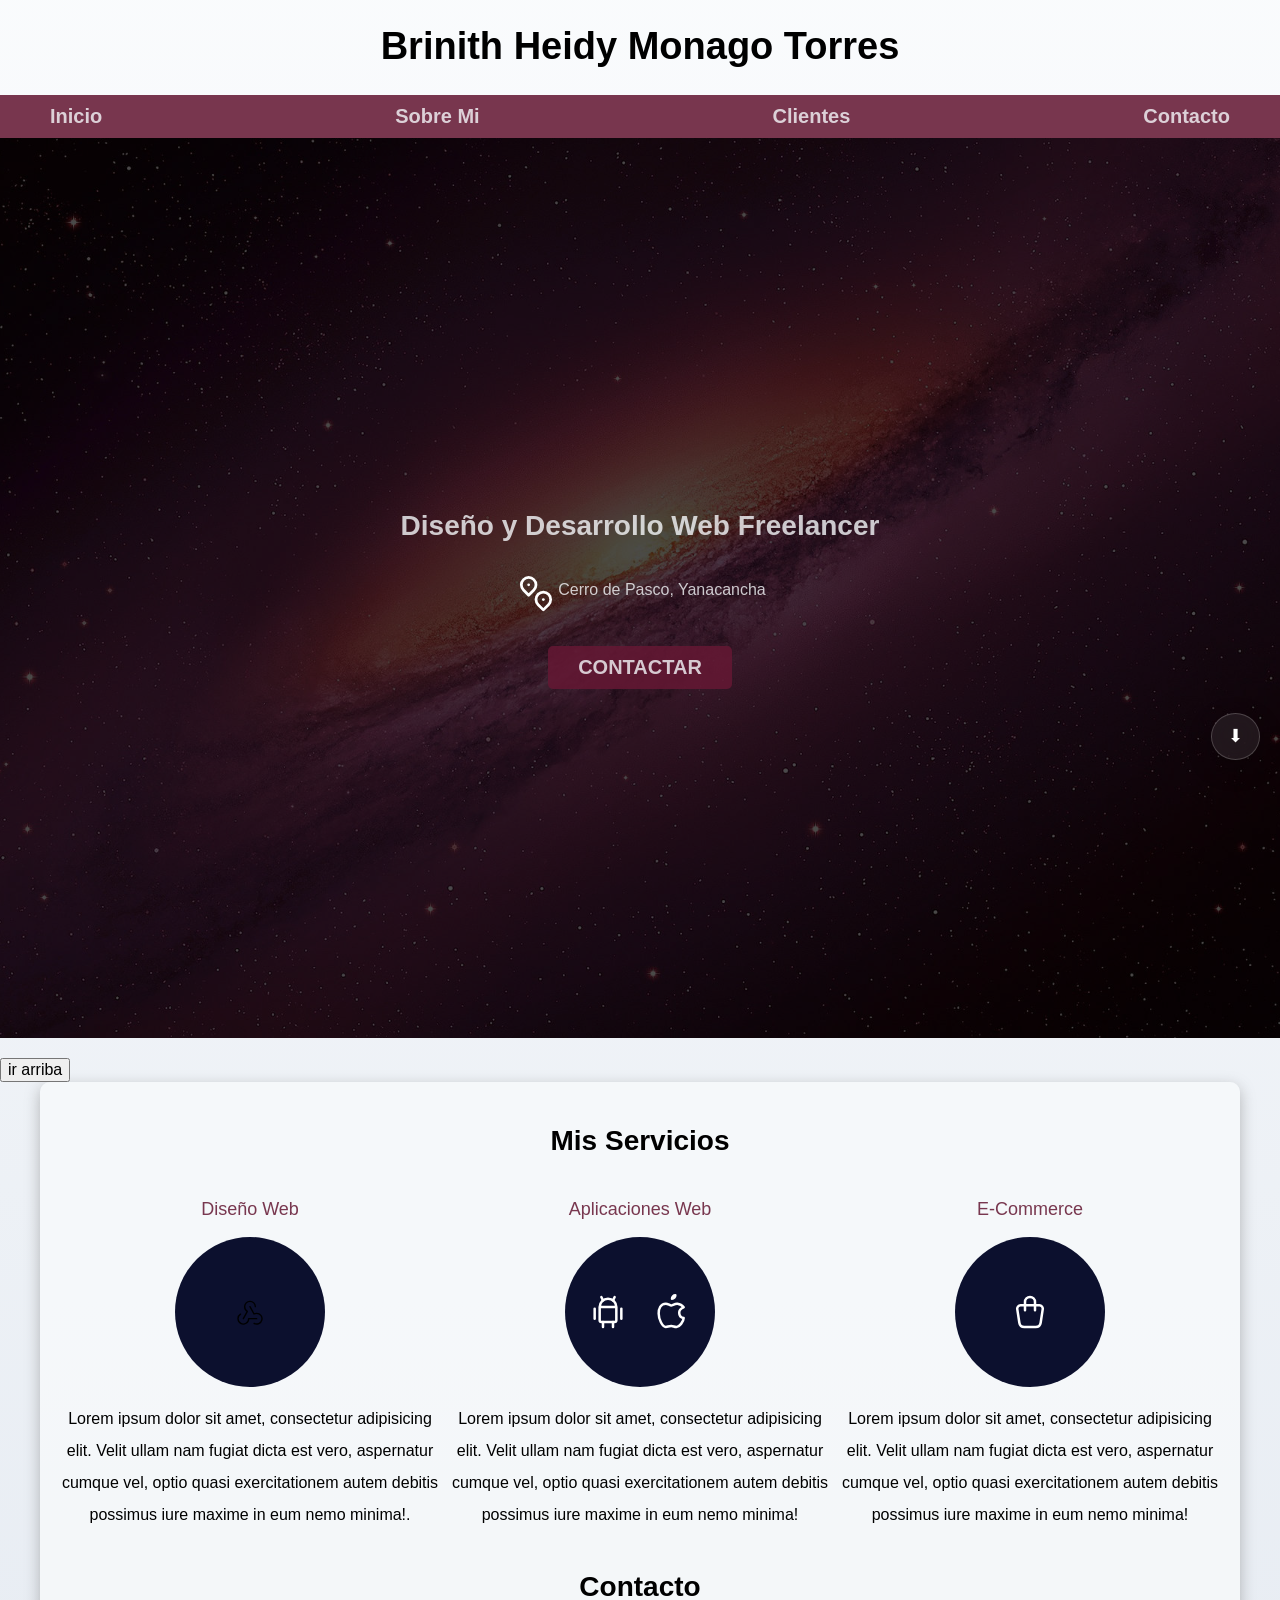
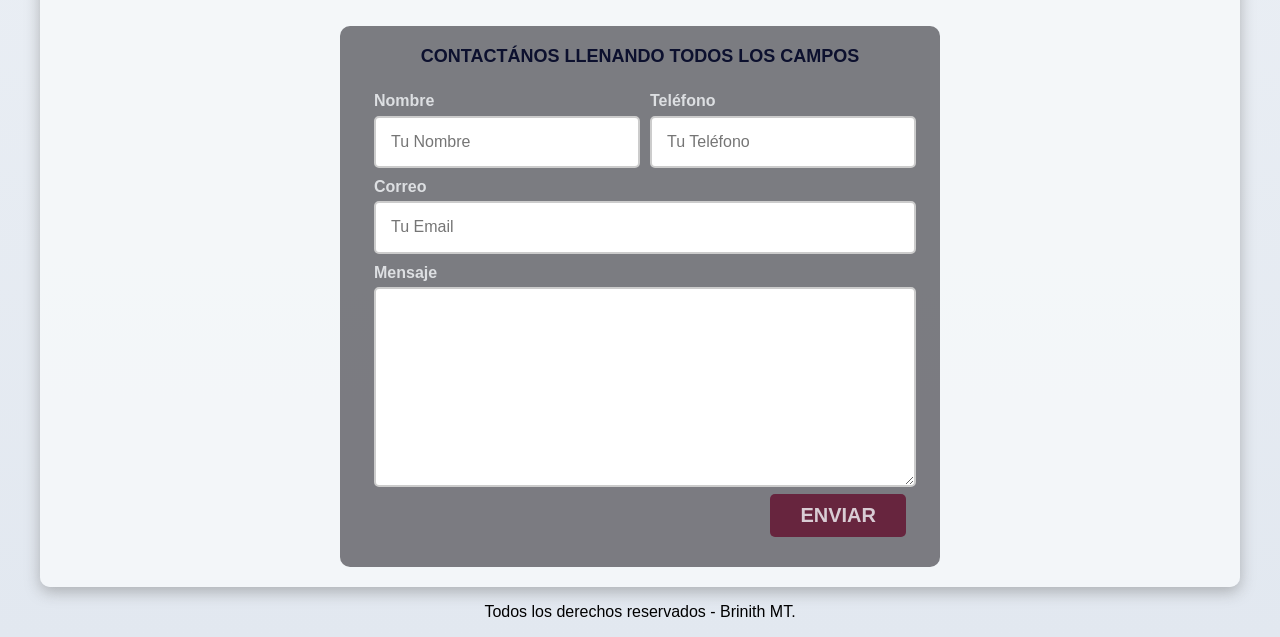
<file: index.html>
<!DOCTYPE html>
    <html lang="en">
    <head>
        <meta charset="UTF-8">
        <meta name="viewport" content="width=device-width, initial-scale=1.0">
        <title>Diseñador Freelancer</title>
        <link rel="preload" href="css/normalize.css" as="style">
        <link rel="stylesheet" href="css/normalize.css">
        <link href="https://fonts.googleapis.com/css2?family=Krub:wght@400;700&display=swap" rel="stylesheet">
        <link rel="preload" href="css/styles.css" as="style">
        <link href="css/styles.css" rel="stylesheet">
    </head>

    <script src="js/script.js"></script>
    <button id="btnAbajo" class="btn-scroll">⬇</button>
    <button id="btnInicio" class="btn-scroll">🏠</button>

    </body>
    <body>
        <header>
            <h1 class="titulo">Brinith Heidy Monago Torres</h1>
        </header>

        <div class="nav-bg">
            <nav class="navegacion-principal contenedor">
                <a href="inicio.html">Inicio</a>
                <a href="sobre-mi.html">Sobre Mi</a>
                <a href="clientes.html">Clientes</a>
                <a href="contacto.html">Contacto</a>
            </nav>
        </div>
        
        <section class="hero">
            <div class="contenido-hero">
                <h2>Diseño y Desarrollo Web <span> Freelancer</span></h2> 
                <div class="ubicacion">
                    <svg xmlns="http://www.w3.org/2000/svg" width="44" height="44" viewBox="0 0 24 24" fill="none" stroke="#ffffff" stroke-width="1.5" stroke-linecap="round" stroke-linejoin="round" class="icon icon-tabler icons-tabler-outline icon-tabler-map-pins"><path stroke="none" d="M0 0h24v24H0z" fill="none"/><path d="M10.828 9.828a4 4 0 1 0 -5.656 0l2.828 2.829l2.828 -2.829" />
                        <path d="M8 7l0 .01" />
                        <path d="M18.828 17.828a4 4 0 1 0 -5.656 0l2.828 2.829l2.828 -2.829" />
                        <path d="M16 15l0 .01" />
                    </svg>
                    <p>Cerro de Pasco, Yanacancha</p>
                </div>
                <a class="boton" href="#">Contactar</a>
            </div> <!-- .contenido-hero --> 
        </section>
        
        <button id="btnTop">ir arriba</button>
            
        
        
        <main class="contenedor sombra">
            <h2>Mis Servicios</h2>

            <div class="servicios">
                <section class="servicio">
                    <h3>Diseño Web</h3>
                    <div class="iconos">
                        <svg
                xmlns="http://www.w3.org/2000/svg"
                width="32"
                height="32"
                viewBox="0 0 24 24"
                fill="none"
                stroke="#000000"
                stroke-width="1"
                stroke-linecap="round"
                stroke-linejoin="round"
                >
                <path d="M4.876 13.61a4 4 0 1 0 6.124 3.39h6" />
                <path d="M15.066 20.502a4 4 0 1 0 1.934 -7.502c-.706 0 -1.424 .179 -2 .5l-3 -5.5" />
                <path d="M16 8a4 4 0 1 0 -8 0c0 1.506 .77 2.818 2 3.5l-3 5.5" />
                </svg>
                    </div>
                    <p>Lorem ipsum dolor sit amet, consectetur adipisicing elit. Velit ullam nam fugiat dicta est vero, aspernatur cumque vel, optio quasi exercitationem autem debitis possimus iure maxime in eum nemo minima!.</p>
                </section>
            
                <section class="servicio">
                    <h3>Aplicaciones Web</h3>
                    <div class="iconos">
                        <svg xmlns="http://www.w3.org/2000/svg" width="40" height="40" viewBox="0 0 24 24" fill="none" stroke="#ffffff" stroke-width="1.5" stroke-linecap="round" stroke-linejoin="round" class="icon icon-tabler icons-tabler-outline icon-tabler-brand-android"><path stroke="none" d="M0 0h24v24H0z" fill="none"/><path d="M4 10l0 6" /><path d="M20 10l0 6" /><path d="M7 9h10v8a1 1 0 0 1 -1 1h-8a1 1 0 0 1 -1 -1v-8a5 5 0 0 1 10 0" />
                            <path d="M8 3l1 2" />
                            <path d="M16 3l-1 2" />
                            <path d="M9 18l0 3" />
                            <path d="M15 18l0 3" />
                        </svg>
                        <svg xmlns="http://www.w3.org/2000/svg" width="40" height="40" viewBox="0 0 24 24" fill="none" stroke="#ffffff" stroke-width="1.5" stroke-linecap="round" stroke-linejoin="round" class="icon icon-tabler icons-tabler-outline icon-tabler-brand-apple">
                            <path stroke="none" d="M0 0h24v24H0z" fill="none"/>
                            <path d="M8.286 7.008c-3.216 0 -4.286 3.23 -4.286 5.92c0 3.229 2.143 8.072 4.286 8.072c1.165 -.05 1.799 -.538 3.214 -.538c1.406 0 1.607 .538 3.214 .538s4.286 -3.229 4.286 -5.381c-.03 -.011 -2.649 -.434 -2.679 -3.23c-.02 -2.335 2.589 -3.179 2.679 -3.228c-1.096 -1.606 -3.162 -2.113 -3.75 -2.153c-1.535 -.12 -3.032 1.077 -3.75 1.077c-.729 0 -2.036 -1.077 -3.214 -1.077" />
                            <path d="M12 4a2 2 0 0 0 2 -2a2 2 0 0 0 -2 2" />
                        </svg>
                        
                    </div>
                    <p>Lorem ipsum dolor sit amet, consectetur adipisicing elit. Velit ullam nam fugiat dicta est vero, aspernatur cumque vel, optio quasi exercitationem autem debitis possimus iure maxime in eum nemo minima!</p>
                </section>

                <section class="servicio">
                    <h3>E-Commerce</h3>
                    <div class="iconos">
                        <svg xmlns="http://www.w3.org/2000/svg" width="40" height="40" viewBox="0 0 24 24" fill="none" stroke="#ffffff" stroke-width="1.5" stroke-linecap="round" stroke-linejoin="round" class="icon icon-tabler icons-tabler-outline icon-tabler-shopping-bag"><path stroke="none" d="M0 0h24v24H0z" fill="none"/>
                            <path d="M6.331 8h11.339a2 2 0 0 1 1.977 2.304l-1.255 8.152a3 3 0 0 1 -2.966 2.544h-6.852a3 3 0 0 1 -2.965 -2.544l-1.255 -8.152a2 2 0 0 1 1.977 -2.304" />
                            <path d="M9 11v-5a3 3 0 0 1 6 0v5" />
                        </svg>
                    </div>
                    <p>Lorem ipsum dolor sit amet, consectetur adipisicing elit. Velit ullam nam fugiat dicta est vero, aspernatur cumque vel, optio quasi exercitationem autem debitis possimus iure maxime in eum nemo minima!</p>
                </section>
            </div> <!--.servicios-->
        
            <section>
                <h2>Contacto</h2>

                <form class="formulario">
                    <fieldset>
                        <legend>Contactános llenando todos los campos</legend>

                        <div class="contenedor-campos">
                            <div class="campo">
                                <label>Nombre</label>
                                <input class="input-text" type="text" placeholder="Tu Nombre">
                            </div>

                            <div class="campo">
                                <label>Teléfono</label>
                                <input class="input-text" type="tel" placeholder="Tu Teléfono">
                            </div>

                            <div class="campo">
                                <label>Correo</label>
                                <input class="input-text" type="email" placeholder="Tu Email">
                            </div>
                    
                            <div class="campo">
                                <label>Mensaje</label>
                                <textarea class="input-text"></textarea>
                            </div>
                        </div> <!-- .contenedor-campos -->

                        <div class="alinear-derecha flex">
                            <input class="boton w-sm-100" type="submit" value="Enviar">
                        </div>
                    </fieldset>
                </form>
            </section>

        </main>
        
        <footer class="footer">
            <p>Todos los derechos reservados - Brinith MT.</p>
        </footer>

    </body>
    <script src="js/script.js"></script>
    </html>
</file>
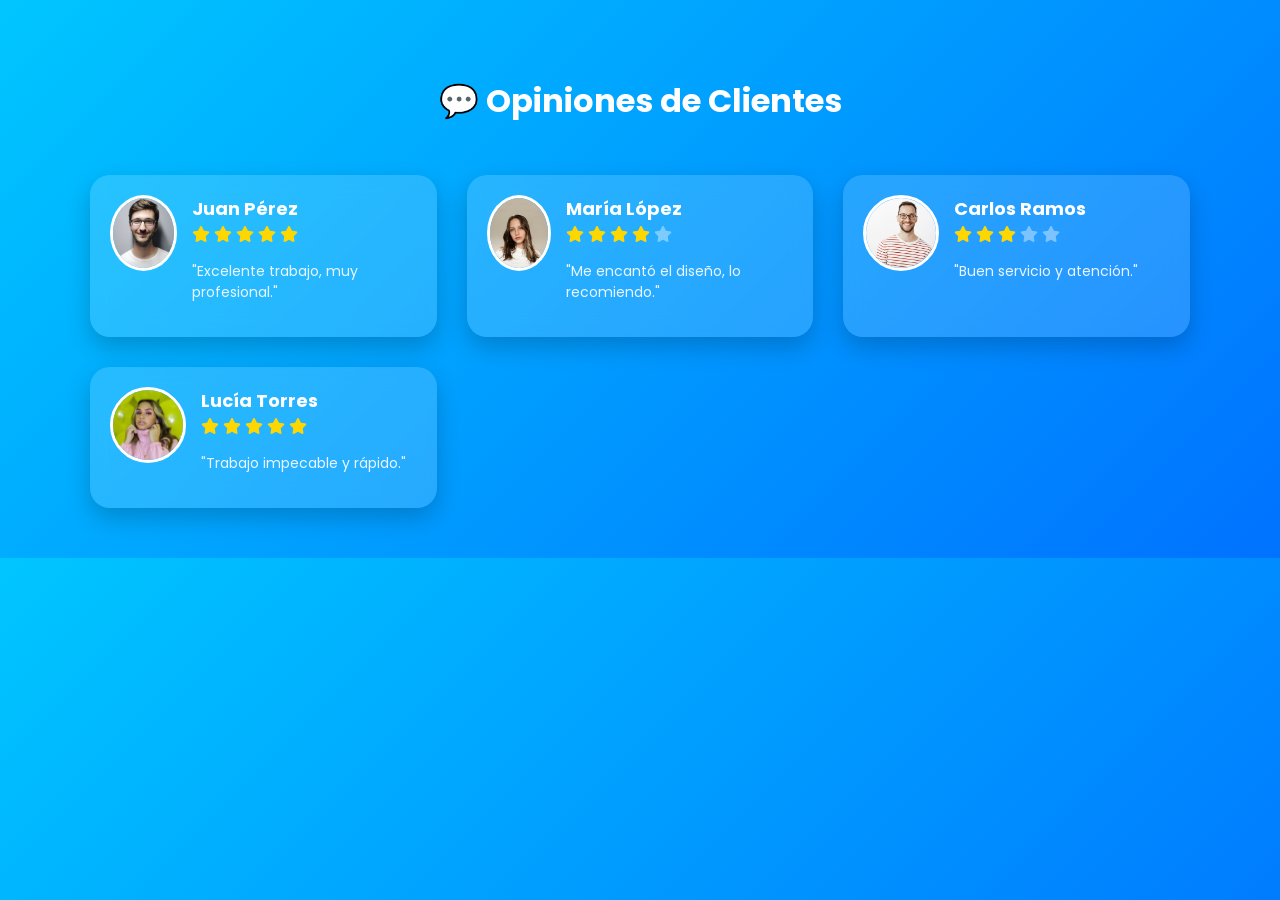
<file: clientes.html>
<!DOCTYPE html>
<html lang="es">
<head>
<meta charset="UTF-8">
<title>Clientes</title>
<meta name="viewport" content="width=device-width, initial-scale=1.0">

<link href="https://fonts.googleapis.com/css2?family=Poppins:wght@300;500;700&display=swap" rel="stylesheet">
<link rel="stylesheet" href="https://cdnjs.cloudflare.com/ajax/libs/font-awesome/6.5.0/css/all.min.css">

<style>

body {
    font-family: 'Poppins', sans-serif;
    background: linear-gradient(135deg, #00c6ff, #0072ff);
    margin: 0;
}

/* CONTENEDOR */
.contenedor {
    max-width: 1100px;
    margin: auto;
    padding: 50px 20px;
}

h2 {
    text-align: center;
    color: white;
    margin-bottom: 50px;
    font-size: 32px;
}

/* GRID */
.clientes {
    display: grid;
    grid-template-columns: repeat(auto-fit, minmax(300px, 1fr));
    gap: 30px;
}

/* TARJETA */
.cliente {
    display: flex;
    gap: 15px;
    align-items: flex-start;

    backdrop-filter: blur(10px);
    background: rgba(255,255,255,0.15);
    border-radius: 20px;
    padding: 20px;

    box-shadow: 0 10px 25px rgba(0,0,0,0.2);
    transition: 0.3s;
}

.cliente:hover {
    transform: translateY(-10px) scale(1.02);
}

/* FOTO */
.cliente img {
    width: 70px;
    height: 70px;
    border-radius: 50%;
    border: 3px solid white;
    object-fit: cover;
    transition: 0.3s;
}

.cliente:hover img {
    transform: scale(1.1) rotate(3deg);
}

/* BURBUJA */
.burbuja {
    color: white;
}

.burbuja h3 {
    margin: 0;
    font-size: 18px;
}

.burbuja p {
    font-size: 14px;
    opacity: 0.9;
}

/* ESTRELLAS */
.estrellas i {
    color: rgba(255,255,255,0.4);
    cursor: pointer;
    transition: 0.2s;
}

.estrellas i.activa {
    color: gold;
}

.estrellas i:hover {
    transform: scale(1.3);
}

/* EFECTO HOVER EN GRUPO */
.estrellas i:hover ~ i {
    color: rgba(255,255,255,0.4);
}

</style>
</head>

<body>

<div class="contenedor">
<h2>💬 Opiniones de Clientes</h2>

<div class="clientes">

<!-- CLIENTE -->
<div class="cliente">
    <img src="img/cliente1.jpg">
    <div class="burbuja">
        <h3>Juan Pérez</h3>
        <div class="estrellas" data-rating="5">
            <i class="fas fa-star" data-value="1"></i>
            <i class="fas fa-star" data-value="2"></i>
            <i class="fas fa-star" data-value="3"></i>
            <i class="fas fa-star" data-value="4"></i>
            <i class="fas fa-star" data-value="5"></i>
        </div>
        <p>"Excelente trabajo, muy profesional."</p>
    </div>
</div>

<div class="cliente">
    <img src="img/cliente2.jpg">
    <div class="burbuja">
        <h3>María López</h3>
        <div class="estrellas" data-rating="4">
            <i class="fas fa-star" data-value="1"></i>
            <i class="fas fa-star" data-value="2"></i>
            <i class="fas fa-star" data-value="3"></i>
            <i class="fas fa-star" data-value="4"></i>
            <i class="fas fa-star" data-value="5"></i>
        </div>
        <p>"Me encantó el diseño, lo recomiendo."</p>
    </div>
</div>

<div class="cliente">
    <img src="img/cliente3.jpg">
    <div class="burbuja">
        <h3>Carlos Ramos</h3>
        <div class="estrellas" data-rating="3">
            <i class="fas fa-star" data-value="1"></i>
            <i class="fas fa-star" data-value="2"></i>
            <i class="fas fa-star" data-value="3"></i>
            <i class="fas fa-star" data-value="4"></i>
            <i class="fas fa-star" data-value="5"></i>
        </div>
        <p>"Buen servicio y atención."</p>
    </div>
</div>

<div class="cliente">
    <img src="img/cliente4.jpg">
    <div class="burbuja">
        <h3>Lucía Torres</h3>
        <div class="estrellas" data-rating="5">
            <i class="fas fa-star" data-value="1"></i>
            <i class="fas fa-star" data-value="2"></i>
            <i class="fas fa-star" data-value="3"></i>
            <i class="fas fa-star" data-value="4"></i>
            <i class="fas fa-star" data-value="5"></i>
        </div>
        <p>"Trabajo impecable y rápido."</p>
    </div>
</div>

</div>
</div>

<script>
document.querySelectorAll('.estrellas').forEach(container => {

    const estrellas = container.querySelectorAll('i');
    let rating = container.getAttribute('data-rating');

    estrellas.forEach(star => {
        if (star.getAttribute('data-value') <= rating) {
            star.classList.add('activa');
        }

        star.addEventListener('click', () => {
            let valor = star.getAttribute('data-value');

            estrellas.forEach(s => {
                s.classList.remove('activa');
                if (s.getAttribute('data-value') <= valor) {
                    s.classList.add('activa');
                }
            });

            container.setAttribute('data-rating', valor);
        });
    });

});
</script>

</body>
</html>
</file>
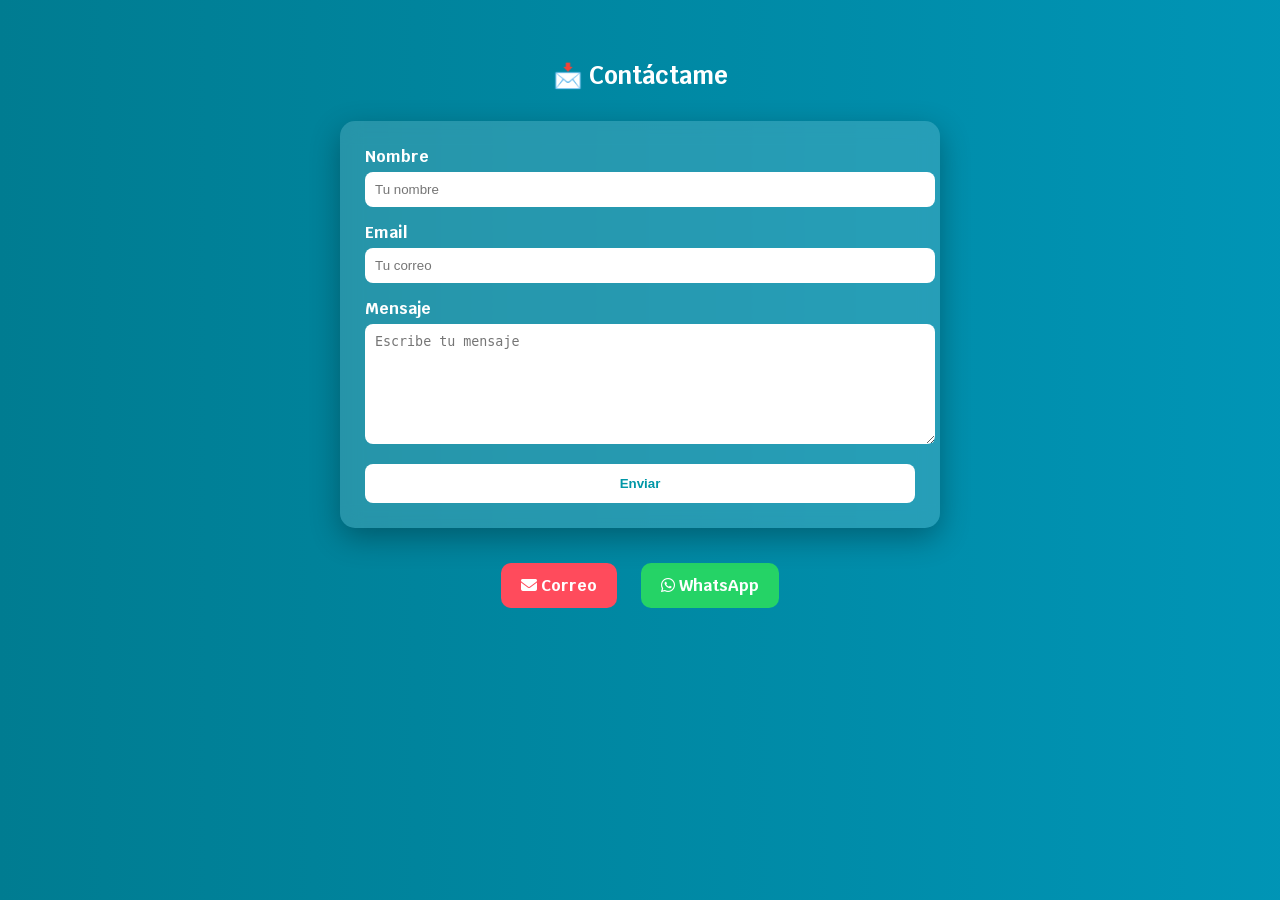
<file: contacto.html>
<!DOCTYPE html>
<html lang="es">
<head>
    <meta charset="UTF-8">
    <title>Contacto</title>
    <meta name="viewport" content="width=device-width, initial-scale=1.0">

    <!-- FUENTE -->
    <link href="https://fonts.googleapis.com/css2?family=Krub:wght@400;700&display=swap" rel="stylesheet">

    <!-- ICONOS -->
    <link rel="stylesheet" href="https://cdnjs.cloudflare.com/ajax/libs/font-awesome/6.5.0/css/all.min.css">

    <style>
        body {
            font-family: 'Krub', sans-serif;
            margin: 0;
            height: 100vh;

            /* FONDO ANIMADO */
            background: linear-gradient(270deg, #0097a7, #00c6ff, #007c91);
            background-size: 600% 600%;
            animation: fondoAnimado 10s ease infinite;
        }

        @keyframes fondoAnimado {
            0% {background-position: 0% 50%;}
            50% {background-position: 100% 50%;}
            100% {background-position: 0% 50%;}
        }

        .contenedor {
            max-width: 600px;
            margin: auto;
            padding: 40px 20px;
            animation: aparecer 1s ease;
        }

        @keyframes aparecer {
            from {
                opacity: 0;
                transform: translateY(40px);
            }
            to {
                opacity: 1;
                transform: translateY(0);
            }
        }

        h2 {
            text-align: center;
            color: white;
            margin-bottom: 30px;
            animation: fadeIn 2s ease;
        }

        @keyframes fadeIn {
            from {opacity: 0;}
            to {opacity: 1;}
        }

        /* FORMULARIO GLASS */
        form {
            background: rgba(255, 255, 255, 0.15);
            backdrop-filter: blur(10px);
            padding: 25px;
            border-radius: 15px;
            box-shadow: 0 10px 30px rgba(0,0,0,0.3);
            animation: aparecer 1.2s ease;
        }

        .campo {
            margin-bottom: 15px;
        }

        label {
            font-weight: bold;
            color: white;
        }

        input, textarea {
            width: 100%;
            padding: 10px;
            border-radius: 8px;
            border: none;
            margin-top: 5px;
        }

        textarea {
            height: 100px;
        }

        /* BOTÓN */
        .boton {
            width: 100%;
            background: white;
            color: #0097a7;
            border: none;
            padding: 12px;
            border-radius: 8px;
            cursor: pointer;
            font-weight: bold;
            transition: 0.3s;
        }

        .boton:hover {
            background: #0097a7;
            color: white;
            transform: scale(1.05);
        }

        /* LINKS */
        .links {
            margin-top: 25px;
            text-align: center;
        }

        .links a {
            display: inline-block;
            margin: 10px;
            padding: 12px 20px;
            border-radius: 10px;
            color: white;
            text-decoration: none;
            transition: 0.3s;
            font-weight: bold;
        }

        /* EMAIL */
        .email {
            background: #ff4b5c;
        }

        .email:hover {
            transform: scale(1.1);
            background: #e63e4d;
        }

        /* WHATSAPP */
        .whatsapp {
            background: #25D366;
        }

        .whatsapp:hover {
            transform: scale(1.1);
            background: #1ebe5d;
        }
    </style>
</head>

<body>

<div class="contenedor">

    <h2>📩 Contáctame</h2>

    <!-- FORMULARIO -->
    <form>
        <div class="campo">
            <label>Nombre</label>
            <input type="text" placeholder="Tu nombre">
        </div>

        <div class="campo">
            <label>Email</label>
            <input type="email" placeholder="Tu correo">
        </div>

        <div class="campo">
            <label>Mensaje</label>
            <textarea placeholder="Escribe tu mensaje"></textarea>
        </div>

        <button class="boton">Enviar</button>
    </form>

    <!-- BOTONES -->
    <div class="links">

        <!-- CORREO -->
        <a href="mailto:Bmonagotorres@gmail.com" class="email">
            <i class="fas fa-envelope"></i> Correo
        </a>

        <!-- WHATSAPP -->
        <a href="https://wa.me/51918307874?text=Hola,%20quiero%20información%20sobre%20tus%20servicios"
           target="_blank"
           class="whatsapp">
            <i class="fab fa-whatsapp"></i> WhatsApp
        </a>

    </div>

</div>
</body>

</html>
</file>
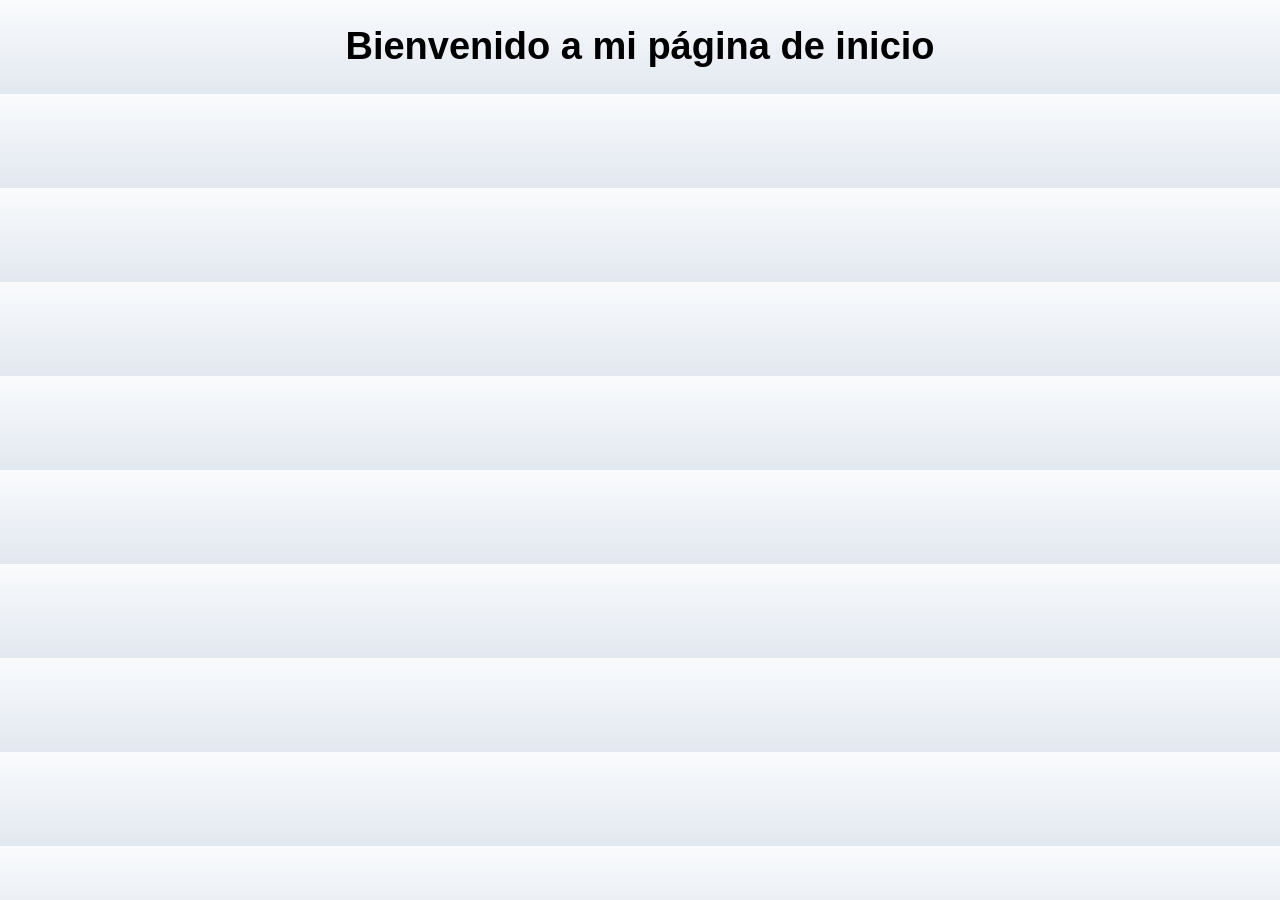
<file: inicio.html>
<!DOCTYPE html>
<html lang="es">
<head>
    <meta charset="UTF-8">
    <title>Inicio</title>
    <link rel="stylesheet" href="css/styles.css">
</head>
<body>

    <h1 class="inicio-titulo">Bienvenido a mi página de inicio</h1>

</body>
</html> 
</html>
</file>
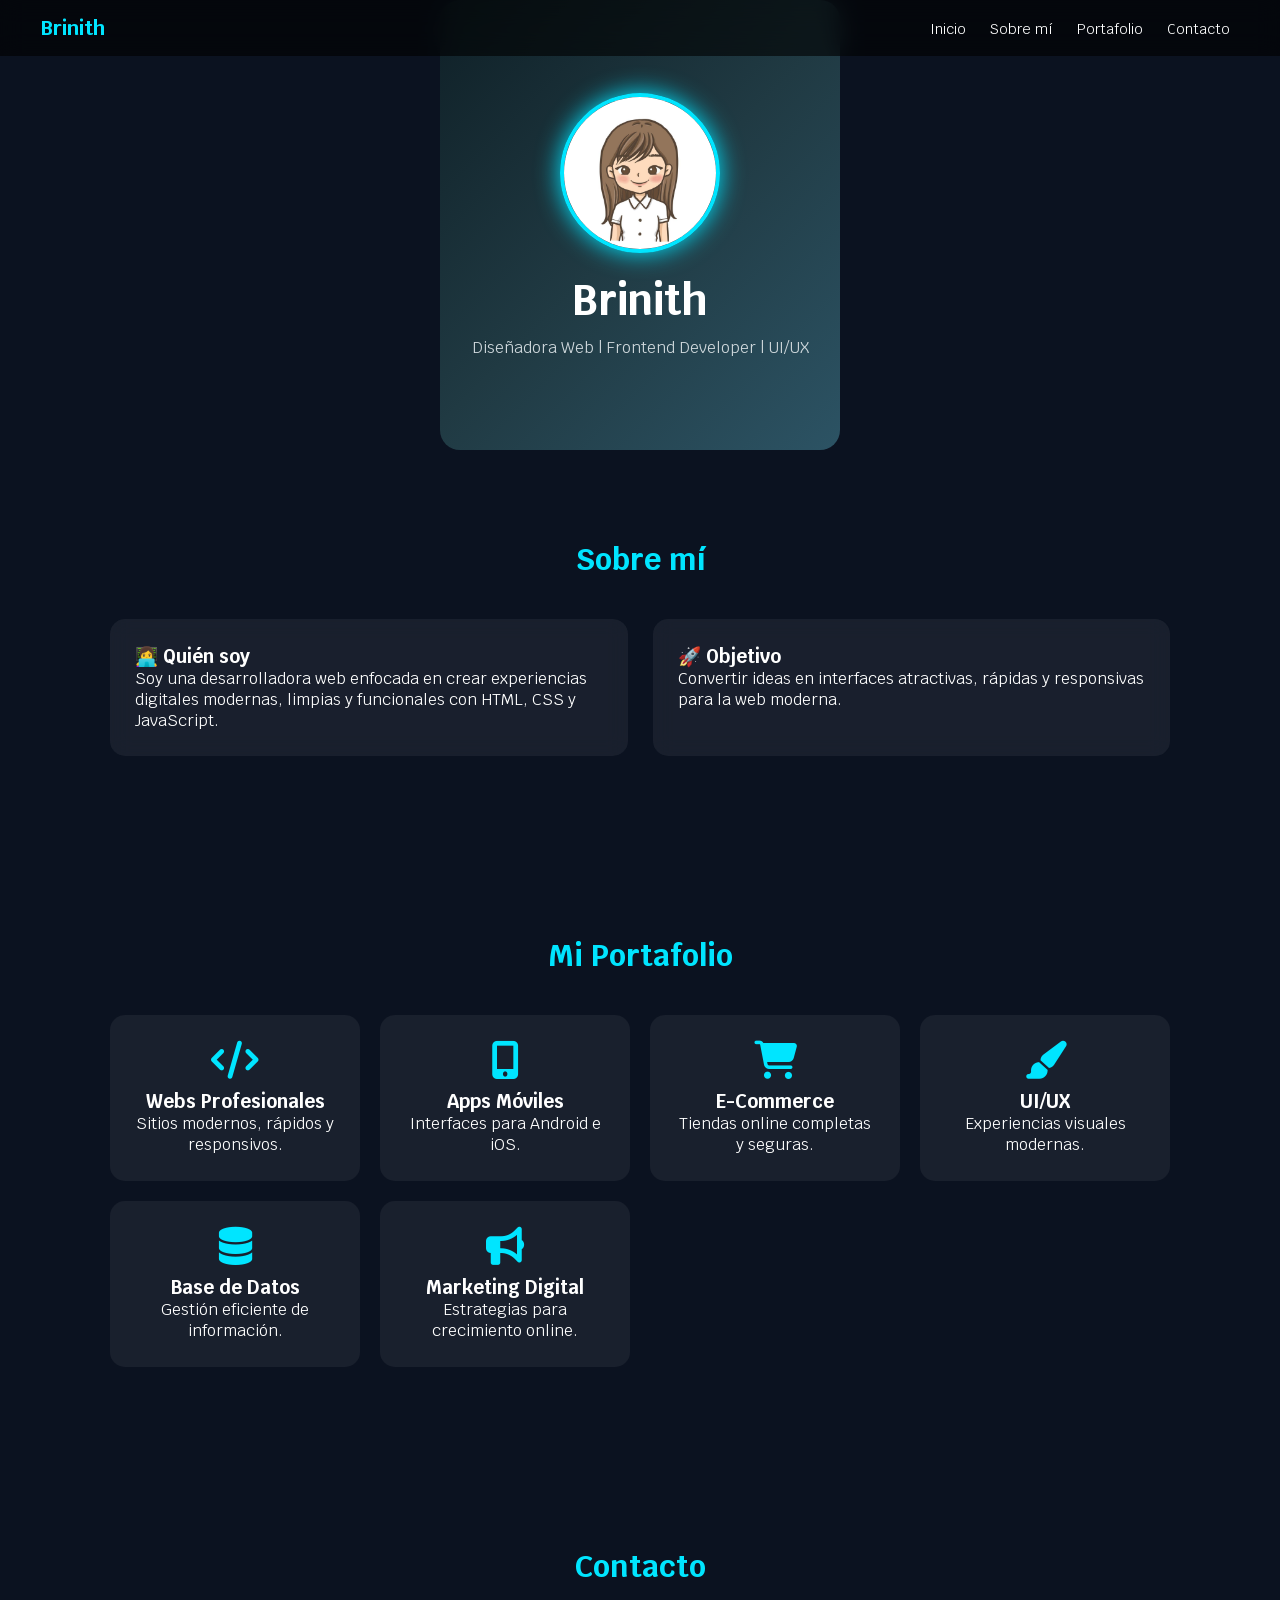
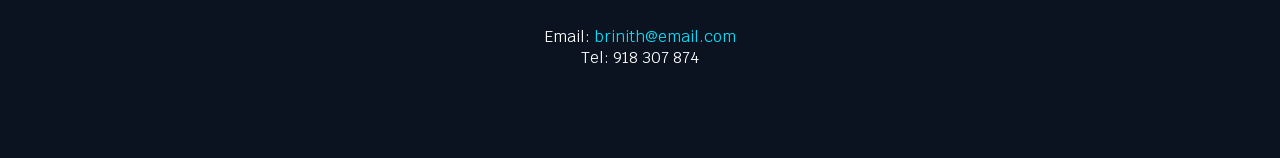
<file: sobre-mi.html>
<!DOCTYPE html>
<html lang="es">
<head>
<meta charset="UTF-8">
<title>Portafolio Profesional - Brinith</title>
<meta name="viewport" content="width=device-width, initial-scale=1.0">

<link href="https://fonts.googleapis.com/css2?family=Krub:wght@400;700&display=swap" rel="stylesheet">
<link rel="stylesheet" href="https://cdnjs.cloudflare.com/ajax/libs/font-awesome/6.5.0/css/all.min.css">

<style>
*{
    margin:0;
    padding:0;
    box-sizing:border-box;
    scroll-behavior:smooth;
}

body{
    font-family:'Krub',sans-serif;
    background:#0b1220;
    color:#fff;
}

/* NAV */
nav{
    position:fixed;
    top:0;
    width:100%;
    background:rgba(0,0,0,0.6);
    backdrop-filter:blur(12px);
    display:flex;
    justify-content:space-between;
    align-items:center;
    padding:15px 40px;
    z-index:1000;
}

nav h1{
    color:#00e5ff;
    font-size:20px;
}

nav a{
    color:#fff;
    text-decoration:none;
    margin:0 10px;
    font-size:14px;
    transition:0.3s;
}

nav a:hover{
    color:#00e5ff;
}

/* HERO */
.hero{
    height: 450px; /* tamaño tipo celular */
    max-width:400px; /* ancho de celular */
    margin:auto; /* centrar */
    border-radius:20px; /* estilo tipo tarjeta */
    display:flex;
    flex-direction:column;
    justify-content:center;
    align-items:center;
    text-align:center;
    background:linear-gradient(135deg,#0f2027,#203a43,#2c5364);
}

.hero img{
    width:160px;
    height:160px;
    border-radius:50%;
    border:4px solid #00e5ff;
    box-shadow:0 0 25px #00e5ff;
}

.hero h2{
    font-size:42px;
    margin-top:20px;
}

.hero p{
    color:#cfd8dc;
    margin-top:10px;
}

.btn{
    margin-top:20px;
    padding:12px 25px;
    border:none;
    background:#00e5ff;
    color:#000;
    font-weight:bold;
    border-radius:30px;
    cursor:pointer;
    transition:0.3s;
}

.btn:hover{
    transform:scale(1.05);
}

/* SECCIONES */
section{
    padding:90px 20px;
    max-width:1100px;
    margin:auto;
}

/* TITULOS */
.titulo{
    text-align:center;
    font-size:30px;
    color:#00e5ff;
    margin-bottom:40px;
}

/* SOBRE MI */
.sobre{
    display:grid;
    grid-template-columns:1fr 1fr;
    gap:25px;
}

.card{
    background:rgba(255,255,255,0.06);
    padding:25px;
    border-radius:15px;
    backdrop-filter:blur(10px);
    transition:0.3s;
}

.card:hover{
    transform:translateY(-6px);
    background:rgba(0,229,255,0.1);
}

/* PORTAFOLIO */
.grid{
    display:grid;
    grid-template-columns:repeat(auto-fit,minmax(250px,1fr));
    gap:20px;
}

.proyecto{
    background:rgba(255,255,255,0.06);
    padding:25px;
    border-radius:15px;
    text-align:center;
    transition:0.4s;
    border:1px solid transparent;
}

.proyecto i{
    font-size:38px;
    color:#00e5ff;
    margin-bottom:10px;
}

.proyecto:hover{
    transform:translateY(-10px);
    border:1px solid #00e5ff;
    box-shadow:0 10px 25px rgba(0,229,255,0.2);
}

/* CONTACTO */
.contacto{
    text-align:center;
}

.contacto a{
    color:#00e5ff;
    text-decoration:none;
}

/* RESPONSIVE */
@media(max-width:768px){
    .sobre{
        grid-template-columns:1fr;
    }

    nav{
        flex-direction:column;
        gap:10px;
    }

    .hero h2{
        font-size:32px;
    }
}
</style>
</head>

<body>

<!-- NAV -->
<nav>
    <h1>Brinith</h1>
    <div>
        <a href="#inicio">Inicio</a>
        <a href="#sobre">Sobre mí</a>
        <a href="#portafolio">Portafolio</a>
        <a href="#contacto">Contacto</a>
    </div>
</nav>

<!-- HERO -->
<section class="hero" id="inicio">

    <img src="img/perfil.jpg" alt="perfil">

    <h2>Brinith</h2>

    <p>Diseñadora Web | Frontend Developer | UI/UX</p>


</section>

<!-- SOBRE MI -->
<section id="sobre">

    <h2 class="titulo">Sobre mí</h2>

    <div class="sobre">

        <div class="card">
            <h3>👩‍💻 Quién soy</h3>
            <p>
                Soy una desarrolladora web enfocada en crear experiencias digitales modernas,
                limpias y funcionales con HTML, CSS y JavaScript.
            </p>
        </div>

        <div class="card">
            <h3>🚀 Objetivo</h3>
            <p>
                Convertir ideas en interfaces atractivas, rápidas y responsivas para la web moderna.
            </p>
        </div>

    </div>

</section>

<!-- PORTAFOLIO -->
<section id="portafolio">

    <h2 class="titulo">Mi Portafolio</h2>

    <div class="grid">

        <div class="proyecto">
            <i class="fas fa-code"></i>
            <h3>Webs Profesionales</h3>
            <p>Sitios modernos, rápidos y responsivos.</p>
        </div>

        <div class="proyecto">
            <i class="fas fa-mobile-alt"></i>
            <h3>Apps Móviles</h3>
            <p>Interfaces para Android e iOS.</p>
        </div>

        <div class="proyecto">
            <i class="fas fa-shopping-cart"></i>
            <h3>E-Commerce</h3>
            <p>Tiendas online completas y seguras.</p>
        </div>

        <div class="proyecto">
            <i class="fas fa-paint-brush"></i>
            <h3>UI/UX</h3>
            <p>Experiencias visuales modernas.</p>
        </div>

        <div class="proyecto">
            <i class="fas fa-database"></i>
            <h3>Base de Datos</h3>
            <p>Gestión eficiente de información.</p>
        </div>

        <div class="proyecto">
            <i class="fas fa-bullhorn"></i>
            <h3>Marketing Digital</h3>
            <p>Estrategias para crecimiento online.</p>
        </div>

    </div>

</section>

<!-- CONTACTO -->
<section id="contacto" class="contacto">

    <h2 class="titulo">Contacto</h2>

    <p>Email: <a href="#">brinith@email.com</a></p>
    <p>Tel: 918 307 874</p>

</section>

</body>
</html>
</file>
<file: css/styles.css>
:root {
    --blanco: #f8fafcc9;
    --oscuro: #171c49;
    --primario: #0c102e;
    --secundario: #641833dc;
    --gris: #515258bd;
    --grisClaro: #E2E8F0;
}
/*  Globales **/
html {
    font-size: 62.5%;
    box-sizing: border-box; /* Hack para Box Model **/
    scroll-snap-type: y mandatory;
}
/** Scroll Snap**/
.servicios,
.navegacion-principal,
.formulario {
    scroll-snap-align: center;
    scroll-snap-stop: always;
}

*, *:before, *:after {
    box-sizing: inherit;
}
body {
    font-size: 16px; /* 1rem = 10px */
    font-family: 'Gill Sans', sans-serif;
    background-image: linear-gradient(to top, var(--grisClaro) 0%, var(--blanco) 100% );
}
.contenedor {
    max-width: 120rem;
    margin: 0 auto;
}
.boton {
    background-color: var(--secundario);
    color: var(--blanco);
    padding: 1rem 3rem;
    margin-top: 3rem;
    font-size: 2rem;
    text-decoration: none;
    text-transform: uppercase;
    font-weight: bold;
    border-radius: .5rem;
    width: 90%;
    text-align: center;
    border: none;
}
@media (min-width: 768px) {
    .boton {
        width: auto;
    }
}
.boton:hover {
    cursor: pointer;
}

.sombra {
    box-shadow: 0px 5px 15px 0px rgba(112,112,112,0.48);
    background-color: var(--blanco);
    padding: 2rem;
    border-radius: 1rem;
}

/* Tipografia */
h1 {
    font-size: 3.8rem;
}
h2 {
    font-size: 2.8rem;
}
h3 {
    font-size: 1.8rem;
}
h1,h2,h3 {
    text-align: center;
}


/* Titulos */
.titulo span {
    font-size: 2rem;
}

/** Utilidades **/
.w-sm-100 {
    width: 100%;
}
@media (min-width: 768px) {
    .w-sm-100 {
        width: auto;
    }
}
.flex {
    display: flex;
}
.alinear-derecha {
    justify-content: flex-end;
}

/* Navegacion Principal */
.nav-bg {
    background-color: var(--secundario);
}
.navegacion-principal {
    display: flex;
    flex-direction: column;
}
@media (min-width: 768px) {
    .navegacion-principal {
        flex-direction: row;
        justify-content: space-between;
    }
}

.navegacion-principal a {
    display: block;
    text-align: center;
    color: var(--blanco);
    text-decoration: none;
    font-size: 2rem;
    font-weight: 700;
    padding: 1rem;
}
.navegacion-principal a:hover {
    background-color: var(--primario);
    color: var(--oscuro);
}

/* Hero */
.hero {
    background-image: url(../img/hero.jpg);
    background-repeat: no-repeat;
    background-size: cover;
    height: 450px;
    position: relative;
    margin-bottom: 2rem;
}
.contenido-hero {
    position: absolute;
    background-color: rgba( 0,0,0, .7 ); /** Anterior **/
    background-color: rgb( 0 0 0 / 70% );
    width: 100%;
    height: 100%;

    display: flex;
    flex-direction: column;
    align-items: center;
    justify-content: center;

}
.contenido-hero h2, 
.contenido-hero p {
    color: var(--blanco);
}
.contenido-hero .ubicacion {
    display: flex;
    align-items: flex-end;
}



/** Servicios **/
@media (min-width: 768px) {
    .servicios {
        display: grid;
        grid-template-columns: repeat(3, 1fr);
        column-gap: 1rem;
    }
}

.servicio {
    display: flex;
    flex-direction: column;
    align-items: center;
}
.servicio h3 {
    color: var(--secundario);
    font-weight: normal;
}
.servicio p {
    line-height: 2;
    text-align: center;
}
.servicio .iconos {
    height: 15rem;
    width: 15rem;
    background-color: var(--primario);
    border-radius: 50%;
    display: flex;
    justify-content: space-evenly;
    align-items: center;
}

/** Contacto **/
.formulario {
    background-color: var(--gris);
    width: min( 60rem, 100% ); /** Utilizar el valor más pequeño **/
    margin: 0 auto;
    padding: 2rem;
    border-radius: 1rem;
}

.formulario fieldset {
    border: none;
}
.formulario legend {
    text-align: center;
    font-size: 1.8rem;
    text-transform: uppercase;
    font-weight: 700;
    margin-bottom: 2rem;
    color: var(--primario);
}

@media (min-width: 768px) {
    .contenedor-campos {
        display: grid;
        grid-template-columns: 50% 50%;
        grid-template-rows: auto auto 20rem ;
        column-gap: 1rem;
    }

    .campo:nth-child(3),
    .campo:nth-child(4) {
        grid-column: 1 / 3;
    }
}
.campo {
    margin-bottom: 1rem;
}
.campo label {
    color: var(--blanco);
    font-weight: bold;
    margin-bottom: .5rem;
    display: block;
}
.campo textarea {
    height: 20rem;
}

.input-text {
    width: 100%;
    border: none;
    padding: 1.5rem;
    border-radius: .5rem;
}

/** Footer **/
.footer {
    text-align: center;
}



/* ===============================
   VALIDACIÓN VISUAL
=============================== */

.input-text {
    border: 2px solid #ccc;
    transition: border 0.3s ease;
}

/* Campo correcto */
.input-text.correcto {
    border-color: #22c55e; /* verde */
}

/* Campo con error */
.input-text.error {
    border-color: #ef4444; /* rojo */
}

/* ===============================
   ANIMACIONES SCROLL
=============================== */

.animar {
    opacity: 0;
    transform: translateY(40px);
    transition: all 0.6s ease;
}

.animar.visible {
    opacity: 1;
    transform: translateY(0);
}

/* BOTÓN FLOTANTE */
.btn-flotante {
    position: fixed;
    bottom: 25px;
    right: 25px;
    background: #22c55e;
    color: white;
    font-size: 24px;
    width: 60px;
    height: 60px;
    display: flex;
    align-items: center;
    justify-content: center;
    border-radius: 50%;
    text-decoration: none;
    box-shadow: 0 5px 20px rgba(0,0,0,0.3);
    z-index: 1000;

    animation: flotar 2s infinite ease-in-out;
    transition: 0.3s;
}

.btn-flotante:hover {
    transform: scale(1.1);
    background: #16a34a;
}

/* ANIMACIÓN */
@keyframes flotar {
    0% { transform: translateY(0); }
    50% { transform: translateY(-8px); }
    100% { transform: translateY(0); }
}



.hero {
    height: 100vh;
    background-image: url("../img/hero.jpg");
    background-size: cover;
    background-position: center;
    background-repeat: no-repeat;
}

.contenido-hero {
    position: relative;
    z-index: 2;
    transition: transform 0.1s linear;
}


.btn-scroll {
    position: fixed;
    right: 20px;
    padding: 12px 16px;
    border-radius: 50%;
    border: 1px solid rgba(255, 255, 255, 0.2);

    background: rgba(255, 255, 255, 0.08);
    backdrop-filter: blur(12px);
    -webkit-backdrop-filter: blur(12px);

    color: #fff;
    font-size: 18px;
    cursor: pointer;
    z-index: 1000;

    /* sombra elegante */
    box-shadow: 0 8px 25px rgba(0,0,0,0.25);

    /* animación base */
    opacity: 0;
    transform: translateY(20px) scale(0.9);
    transition: all 0.35s ease;
}

/* mostrar con animación */
.btn-scroll.show {
    opacity: 1;
    transform: translateY(0) scale(1);
}

/* hover elegante */
.btn-scroll:hover {
    transform: scale(1.15);
    background: rgba(255, 255, 255, 0.15);
    box-shadow: 0 10px 30px rgba(0,0,0,0.35);
}

/* efecto al hacer click */
.btn-scroll:active {
    transform: scale(0.95);
}

/* brillo sutil animado */
.btn-scroll::before {
    content: "";
    position: absolute;
    inset: 0;
    border-radius: 50%;
    background: linear-gradient(120deg, transparent, rgba(255,255,255,0.3), transparent);
    opacity: 0;
    transition: 0.4s;
}

.btn-scroll:hover::before {
    opacity: 1;
}

/* posiciones */
#btnTop { bottom: 80px; }
#btnAbajo { bottom: 140px; }
#btnInicio { bottom: 200px; }
</file>
